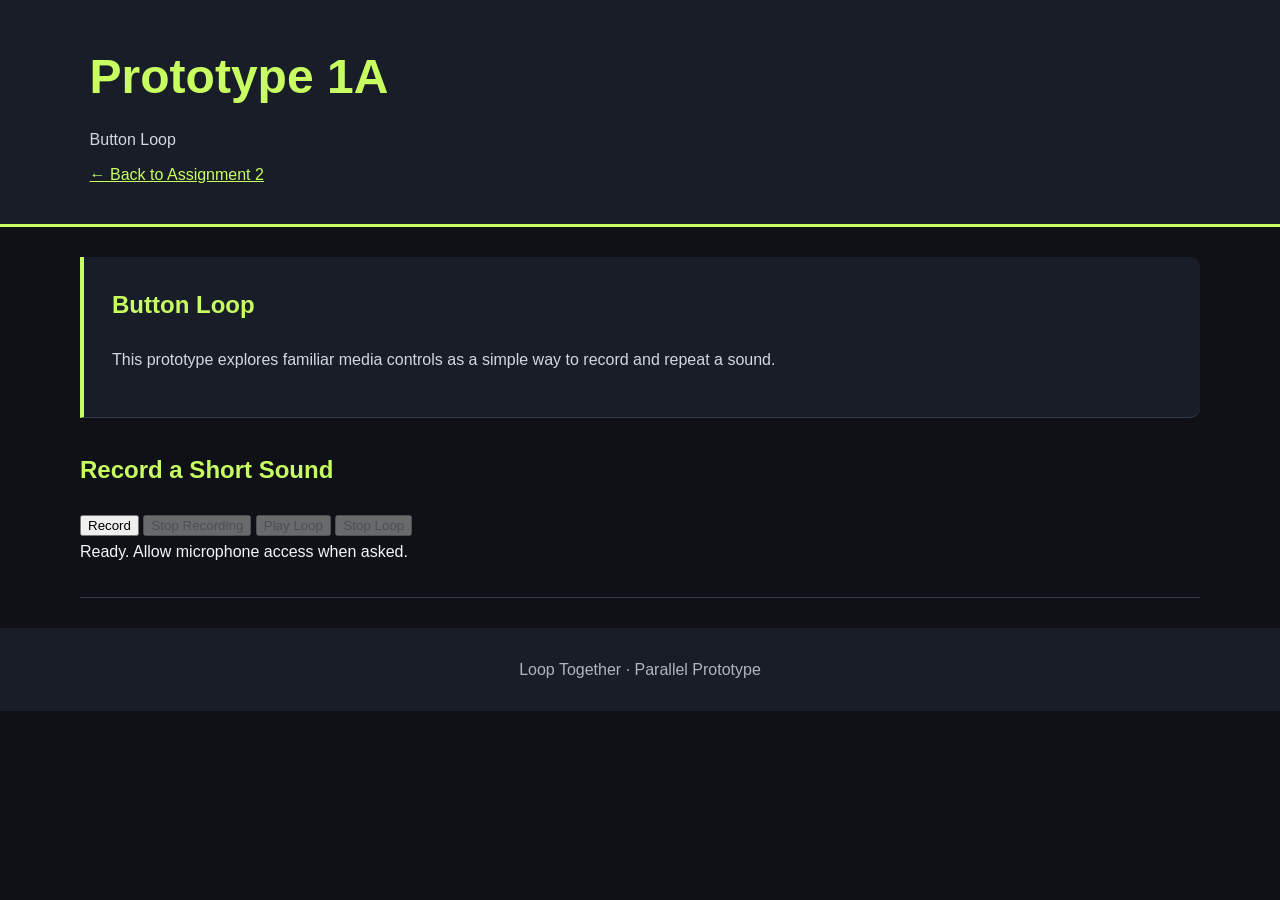
<file: index.html>
<!DOCTYPE html>
<html lang="en">
<head>
  <meta charset="UTF-8">

  <meta
    name="viewport"
    content="width=device-width, initial-scale=1.0"
  >

  <title>Prototype 1A – Button Loop</title>

  <link rel="stylesheet" href="style.css">

  <!-- defer makes JavaScript wait until HTML has loaded. -->
  <script src="./script.js" defer></script>
</head>

<body>
  <header>
    <h1>Prototype 1A</h1>
    <p>Button Loop</p>

   <a href="https://bennywangsihao.github.io/asignment_2_prototype/assignment2.html">
  ← Back to Assignment 2
  </a>
    </nav>
  </header>

  <main>
    <section class="intro">
      <h2>Button Loop</h2>

      <p>
        This prototype explores familiar media controls as a
        simple way to record and repeat a sound.
      </p>
    </section>

    <section>
      <div class="prototype-stage">
        <h2>Record a Short Sound</h2>

        <div class="controls">
          <button
            id="recordBtn"
            type="button"
          >
            Record
          </button>

          <button
            id="stopRecordBtn"
            class="secondary"
            type="button"
            disabled
          >
            Stop Recording
          </button>

          <button
            id="playBtn"
            type="button"
            disabled
          >
            Play Loop
          </button>

          <button
            id="stopBtn"
            class="secondary"
            type="button"
            disabled
          >
            Stop Loop
          </button>
        </div>

        <div
          id="status"
          class="status"
          role="status"
          aria-live="polite"
        >
          Ready. Allow microphone access when asked.
        </div>
      </div>
    </section>
  </main>

  <footer>
    Loop Together · Parallel Prototype
  </footer>
</body>
</html>
</file>
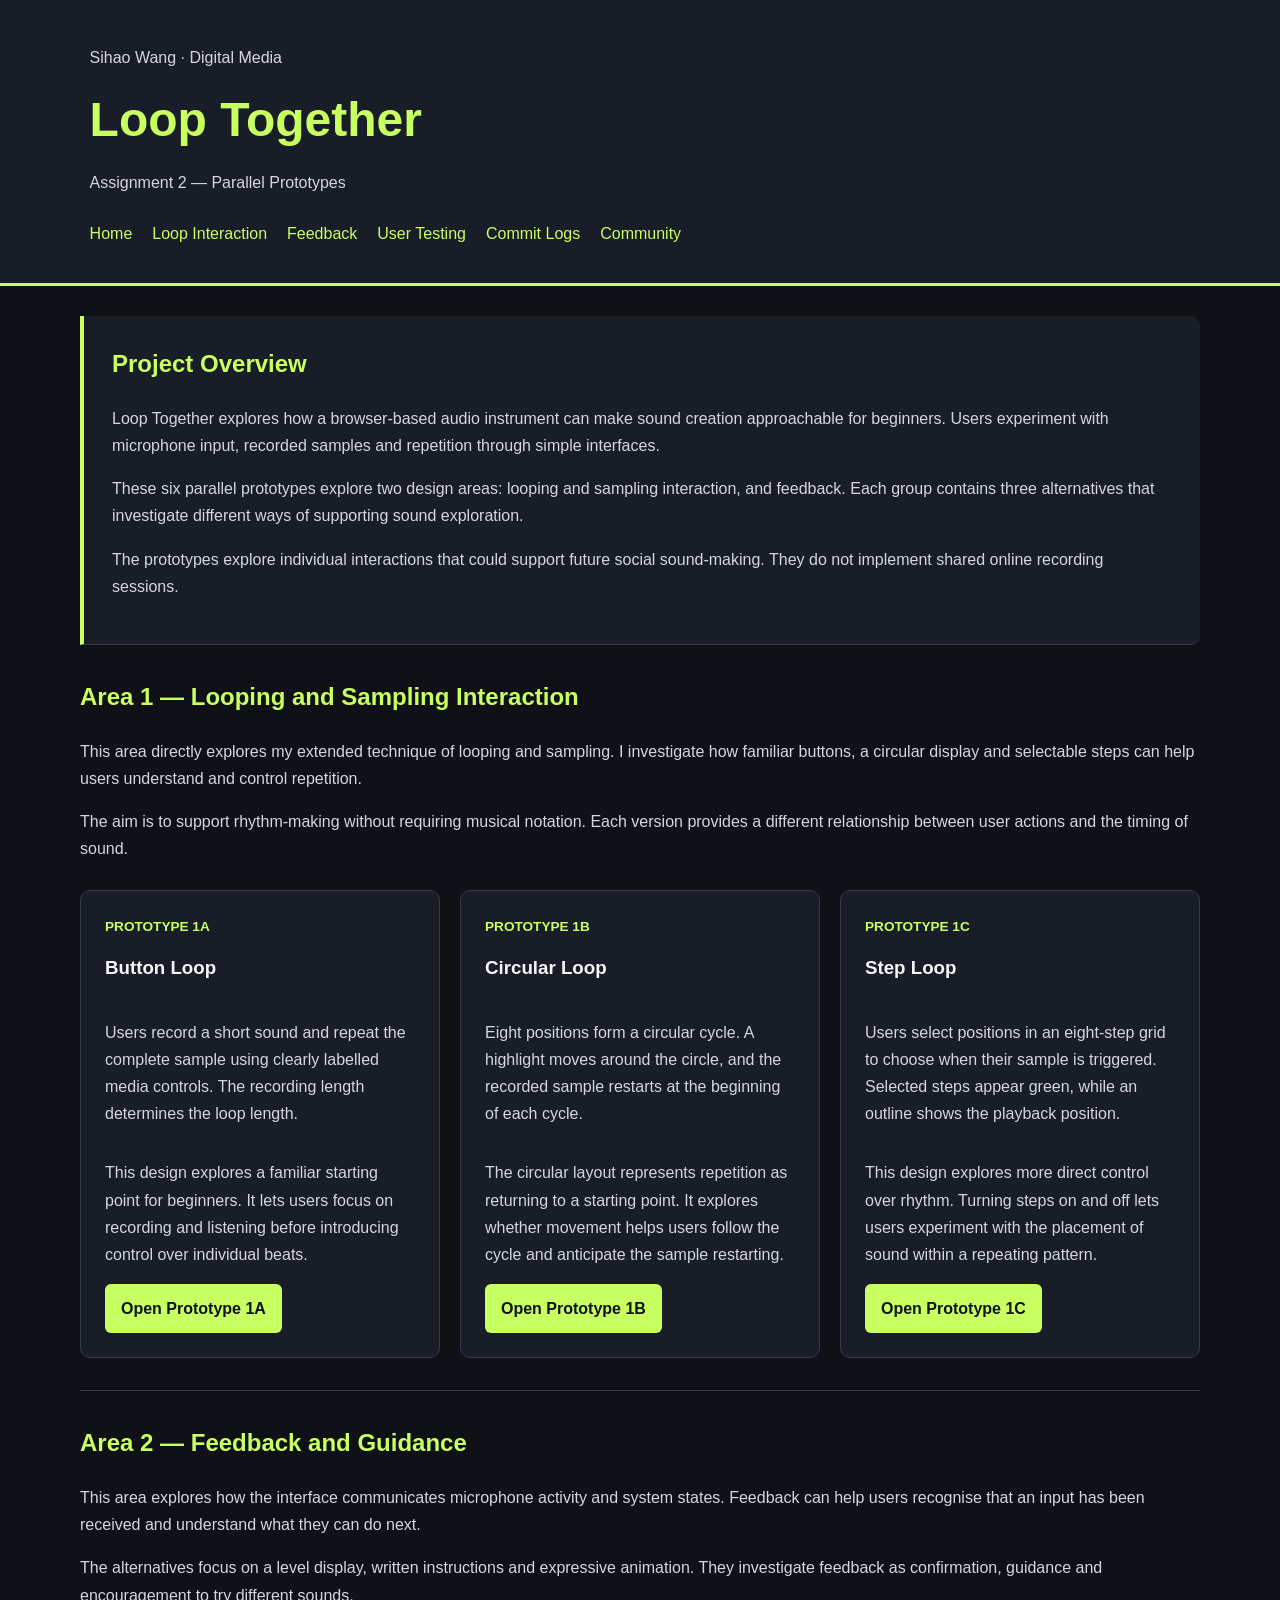
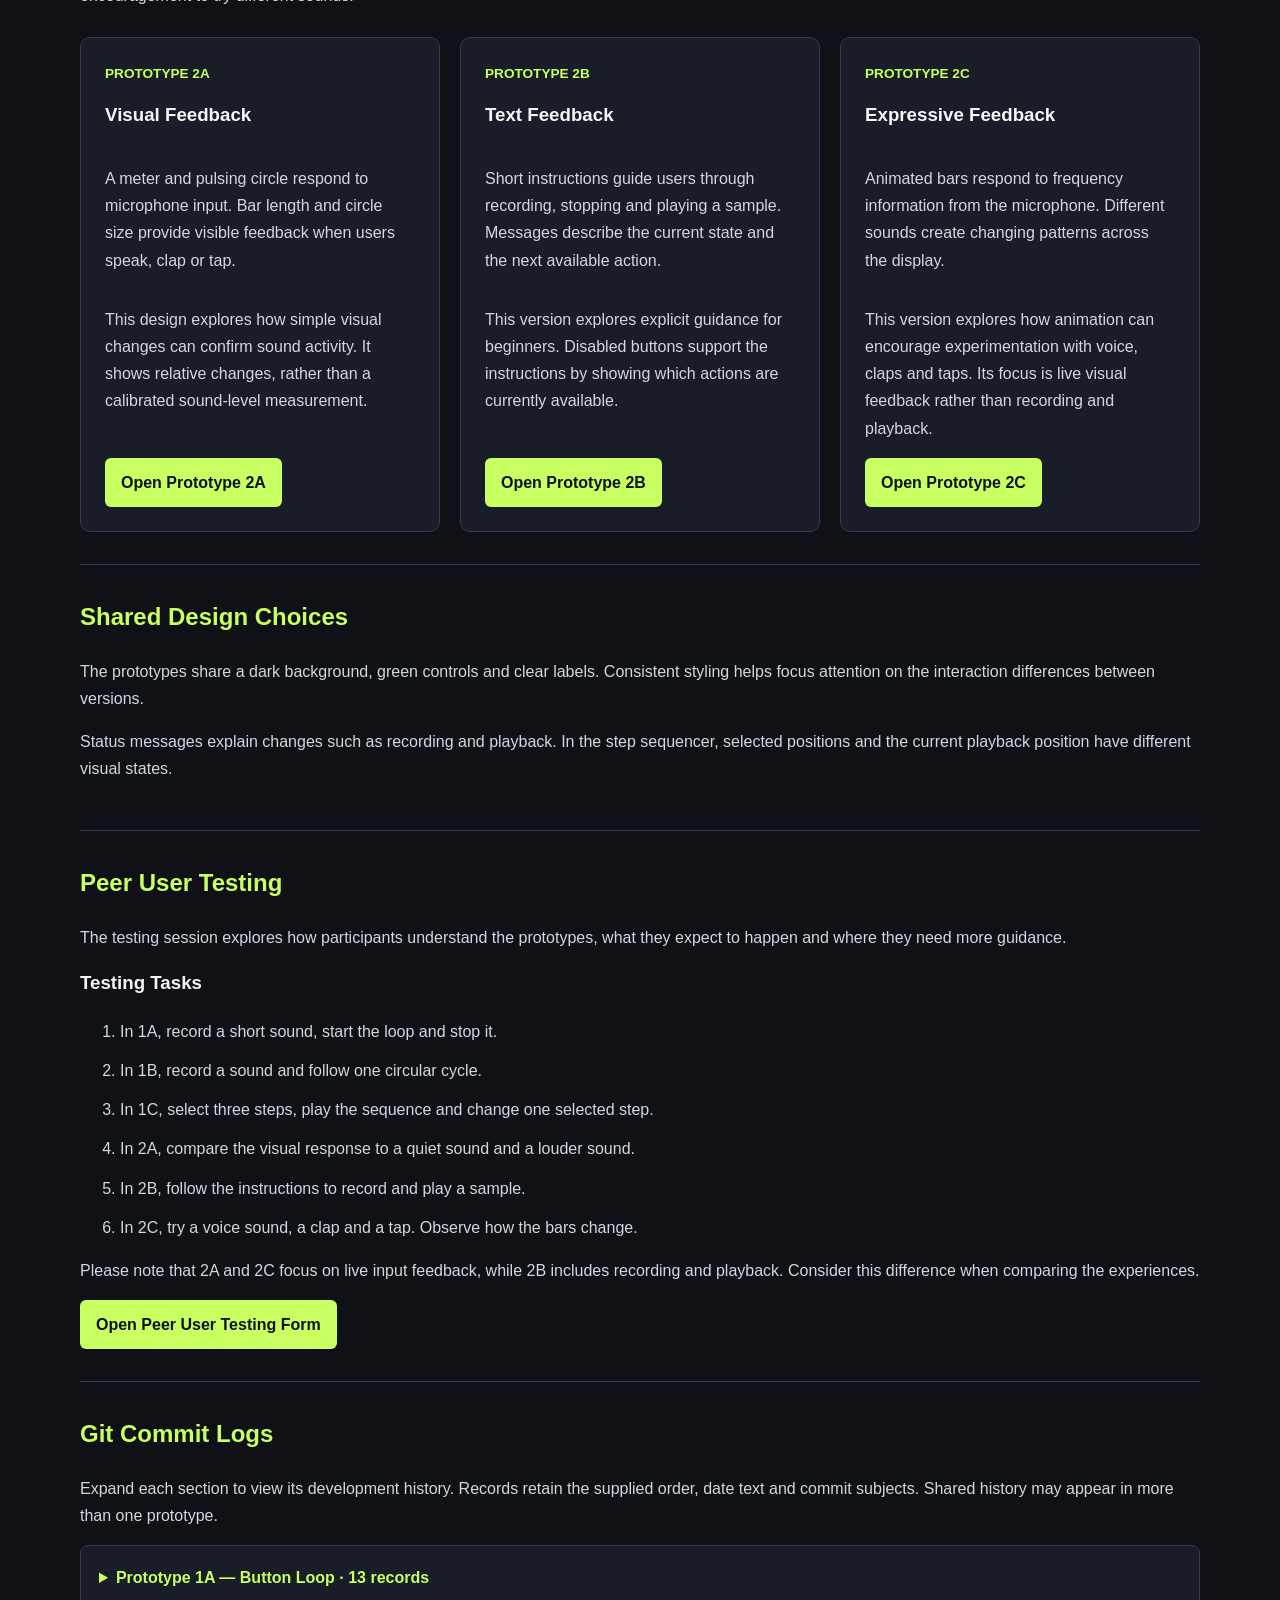
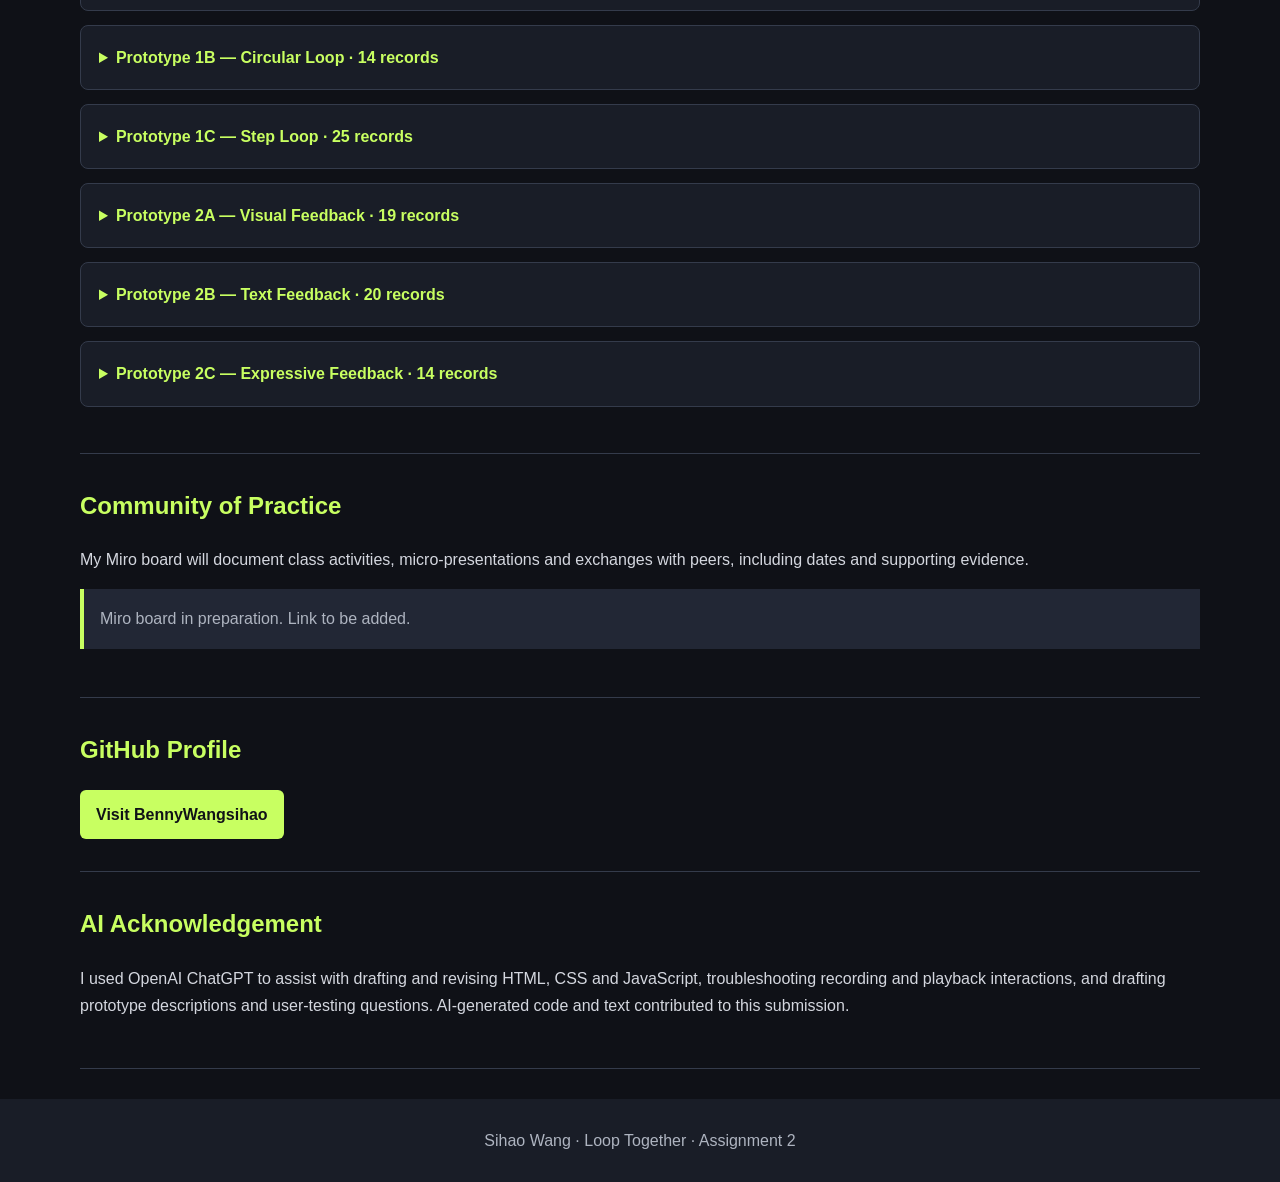
<file: asignment2.html>
<!DOCTYPE html>
<html lang="en">
<head>
  <meta charset="UTF-8">
  <meta name="viewport" content="width=device-width, initial-scale=1.0">
  <title>Assignment 2 — Loop Together</title>
  <link rel="stylesheet" href="style.css">
</head>

<body>
  <header>
    <p>Sihao Wang · Digital Media</p>
    <h1>Loop Together</h1>
    <p>Assignment 2 — Parallel Prototypes</p>

    <nav>
      <a href="index.html">Home</a>
      <a href="#interaction">Loop Interaction</a>
      <a href="#feedback">Feedback</a>
      <a href="#testing">User Testing</a>
      <a href="#commit-logs">Commit Logs</a>
      <a href="#community">Community</a>
    </nav>
  </header>

  <main>
    <section class="intro">
      <h2>Project Overview</h2>

      <p>
        Loop Together explores how a browser-based audio instrument
        can make sound creation approachable for beginners.
        Users experiment with microphone input, recorded samples
        and repetition through simple interfaces.
      </p>

      <p>
        These six parallel prototypes explore two design areas:
        looping and sampling interaction, and feedback.
        Each group contains three alternatives that investigate
        different ways of supporting sound exploration.
      </p>

      <p>
        The prototypes explore individual interactions that could
        support future social sound-making. They do not implement
        shared online recording sessions.
      </p>
    </section>

    <section id="interaction">
      <h2>Area 1 — Looping and Sampling Interaction</h2>

      <p>
        This area directly explores my extended technique of
        looping and sampling. I investigate how familiar buttons,
        a circular display and selectable steps can help users
        understand and control repetition.
      </p>

      <p>
        The aim is to support rhythm-making without requiring
        musical notation. Each version provides a different
        relationship between user actions and the timing of sound.
      </p>

      <div class="prototype-grid">
        <article class="prototype-card">
          <p class="label">PROTOTYPE 1A</p>
          <h3>Button Loop</h3>

          <p>
            Users record a short sound and repeat the complete
            sample using clearly labelled media controls.
            The recording length determines the loop length.
          </p>

          <p>
            This design explores a familiar starting point for
            beginners. It lets users focus on recording and
            listening before introducing control over individual beats.
          </p>

          <a class="button"
             href="https://benny-loop-1a.github.io/asignment_2_prototype1a/"
             target="_blank" rel="noopener noreferrer">
            Open Prototype 1A
          </a>
        </article>

        <article class="prototype-card">
          <p class="label">PROTOTYPE 1B</p>
          <h3>Circular Loop</h3>

          <p>
            Eight positions form a circular cycle. A highlight
            moves around the circle, and the recorded sample
            restarts at the beginning of each cycle.
          </p>

          <p>
            The circular layout represents repetition as returning
            to a starting point. It explores whether movement helps
            users follow the cycle and anticipate the sample restarting.
          </p>

          <a class="button"
             href="https://benny-loop-1b.github.io/asignment_2_prototype1b/"
             target="_blank" rel="noopener noreferrer">
            Open Prototype 1B
          </a>
        </article>

        <article class="prototype-card">
          <p class="label">PROTOTYPE 1C</p>
          <h3>Step Loop</h3>

          <p>
            Users select positions in an eight-step grid to choose
            when their sample is triggered. Selected steps appear
            green, while an outline shows the playback position.
          </p>

          <p>
            This design explores more direct control over rhythm.
            Turning steps on and off lets users experiment with
            the placement of sound within a repeating pattern.
          </p>

          <a class="button"
             href="https://benny-loop-1c.github.io/asignment_2_prototype1c/"
             target="_blank" rel="noopener noreferrer">
            Open Prototype 1C
          </a>
        </article>
      </div>
    </section>

    <section id="feedback">
      <h2>Area 2 — Feedback and Guidance</h2>

      <p>
        This area explores how the interface communicates
        microphone activity and system states. Feedback can help
        users recognise that an input has been received and
        understand what they can do next.
      </p>

      <p>
        The alternatives focus on a level display, written
        instructions and expressive animation. They investigate
        feedback as confirmation, guidance and encouragement
        to try different sounds.
      </p>

      <div class="prototype-grid">
        <article class="prototype-card">
          <p class="label">PROTOTYPE 2A</p>
          <h3>Visual Feedback</h3>

          <p>
            A meter and pulsing circle respond to microphone input.
            Bar length and circle size provide visible feedback
            when users speak, clap or tap.
          </p>

          <p>
            This design explores how simple visual changes can
            confirm sound activity. It shows relative changes,
            rather than a calibrated sound-level measurement.
          </p>

          <a class="button"
             href="https://benny-loop-2a.github.io/asignment_2_prototype2a/"
             target="_blank" rel="noopener noreferrer">
            Open Prototype 2A
          </a>
        </article>

        <article class="prototype-card">
          <p class="label">PROTOTYPE 2B</p>
          <h3>Text Feedback</h3>

          <p>
            Short instructions guide users through recording,
            stopping and playing a sample. Messages describe
            the current state and the next available action.
          </p>

          <p>
            This version explores explicit guidance for beginners.
            Disabled buttons support the instructions by showing
            which actions are currently available.
          </p>

          <a class="button"
             href="https://benny-loop-2b.github.io/asignment_2_prototype2b/"
             target="_blank" rel="noopener noreferrer">
            Open Prototype 2B
          </a>
        </article>

        <article class="prototype-card">
          <p class="label">PROTOTYPE 2C</p>
          <h3>Expressive Feedback</h3>

          <p>
            Animated bars respond to frequency information from
            the microphone. Different sounds create changing
            patterns across the display.
          </p>

          <p>
            This version explores how animation can encourage
            experimentation with voice, claps and taps.
            Its focus is live visual feedback rather than
            recording and playback.
          </p>

          <a class="button"
             href="https://benny-loop-2c.github.io/asignment_2_prototype2c/"
             target="_blank" rel="noopener noreferrer">
            Open Prototype 2C
          </a>
        </article>
      </div>
    </section>

    <section>
      <h2>Shared Design Choices</h2>

      <p>
        The prototypes share a dark background, green controls
        and clear labels. Consistent styling helps focus attention
        on the interaction differences between versions.
      </p>

      <p>
        Status messages explain changes such as recording and
        playback. In the step sequencer, selected positions and
        the current playback position have different visual states.
      </p>
    </section>

    <section id="testing">
      <h2>Peer User Testing</h2>

      <p>
        The testing session explores how participants understand
        the prototypes, what they expect to happen and where
        they need more guidance.
      </p>

      <h3>Testing Tasks</h3>

      <ol>
        <li>
          In 1A, record a short sound, start the loop and stop it.
        </li>
        <li>
          In 1B, record a sound and follow one circular cycle.
        </li>
        <li>
          In 1C, select three steps, play the sequence and change
          one selected step.
        </li>
        <li>
          In 2A, compare the visual response to a quiet sound
          and a louder sound.
        </li>
        <li>
          In 2B, follow the instructions to record and play a sample.
        </li>
        <li>
          In 2C, try a voice sound, a clap and a tap.
          Observe how the bars change.
        </li>
      </ol>

      <p>
        Please note that 2A and 2C focus on live input feedback,
        while 2B includes recording and playback.
        Consider this difference when comparing the experiences.
      </p>

      <a class="button"
         href="https://forms.cloud.microsoft/Pages/ResponsePage.aspx?id=cTYy0b7NF0S01L2yS1ExazBG9IcezXdNhAzs5-oLuZBUMlE4NkZYV0JXNEtFWlhSRVRFNFVaVUFVSi4u"
         target="_blank" rel="noopener noreferrer">
        Open Peer User Testing Form
      </a>
    </section>

    <section id="commit-logs">
      <h2>Git Commit Logs</h2>

      <p>
        Expand each section to view its development history.
        Records retain the supplied order, date text and commit
        subjects. Shared history may appear in more than one prototype.
      </p>

      <div id="log-tables"></div>

      <noscript>
        Enable JavaScript to display the commit tables.
      </noscript>
    </section>

    <section id="community">
      <h2>Community of Practice</h2>

      <p>
        My Miro board will document class activities,
        micro-presentations and exchanges with peers,
        including dates and supporting evidence.
      </p>

      <p class="note">Miro board in preparation. Link to be added.</p>

      <!-- Replace the note above with your actual Miro link:
      <a class="button" href="PASTE_MIRO_LINK_HERE"
         target="_blank" rel="noopener noreferrer">
        Open Miro Board
      </a>
      -->
    </section>

    <section>
      <h2>GitHub Profile</h2>

      <a class="button"
         href="https://github.com/BennyWangsihao"
         target="_blank" rel="noopener noreferrer">
        Visit BennyWangsihao
      </a>
    </section>

    <section>
      <h2>AI Acknowledgement</h2>

      <p>
        I used OpenAI ChatGPT to assist with drafting and revising
        HTML, CSS and JavaScript, troubleshooting recording and
        playback interactions, and drafting prototype descriptions
        and user-testing questions. AI-generated code and text
        contributed to this submission.
      </p>
    </section>
  </main>

  <footer>Sihao Wang · Loop Together · Assignment 2</footer>

  <script>
    // All supplied entries have the same author.
    const author = "BennyWangsihao";

    // Each row contains date text and subject.
    // 1B additionally preserves its supplied commit date.
    const logs = [
      {
        title: "Prototype 1A — Button Loop",
        headers: ["Author", "Author Date", "Subject", "Body"],
        rows: [
          ["2026-09-10 22:01:22", "1"],
          ["2026-09-10 22:01:09", "1"],
          ["2026-09-10 22:00:52", "1"],
          ["2026-09-10 21:52:18", "1"],
          ["2026-09-10 21:48:13", "11"],
          ["2026-09-10 21:41:15", "1"],
          ["2026-09-10 11:20:02", "1"],
          ["2026-09-10 11:15:10", "1"],
          ["2026-09-10 11:14:04", "1"],
          ["2026-09-10 11:13:26", "1"],
          ["2026-09-10 11:04:31", "1"],
          ["2026-09-10 11:03:46", "1"],
          ["2026-09-10 21:01:41", "Initial commit"]
        ]
      },
      {
        title: "Prototype 1B — Circular Loop",
        headers: ["Author", "Author Date", "Commit Date", "Subject"],
        rows: [
          ["2026-09-10 21:01:41", "2026-09-10 21:01:41", "Initial commit"],
          ["2026-09-10 11:03:46", "2026-09-10 11:03:46", "1"],
          ["2026-09-10 11:04:31", "2026-09-10 11:04:31", "1"],
          ["2026-09-10 11:13:26", "2026-09-10 11:13:26", "1"],
          ["2026-09-10 11:14:04", "2026-09-10 11:14:04", "1"],
          ["2026-09-10 11:15:10", "2026-09-10 11:15:10", "1"],
          ["2026-09-10 11:20:02", "2026-09-10 11:20:02", "1"],
          ["2026-09-10 21:41:15", "2026-09-10 21:41:15", "1"],
          ["2026-09-10 21:48:13", "2026-09-10 21:48:13", "11"],
          ["2026-09-10 21:52:18", "2026-09-10 21:52:18", "1"],
          ["2026-09-10 22:27:54", "2026-09-10 22:27:54", "create record and stop button of sound"],
          ["2026-09-10 22:29:53", "2026-09-10 22:29:53", "finish the js about the record and stop button also the circle play"],
          ["2026-09-10 23:06:49", "2026-09-10 23:06:49", "finish the work"],
          ["2026-09-10 23:30:12", "2026-09-10 23:30:12", "1"]
        ]
      },
      {
        title: "Prototype 1C — Step Loop",
        headers: ["Author", "Author Date", "Subject", "Body"],
        rows: [
          ["Tue Sep 15 17:21:56 2026 +1000", "Update index.html"],
          ["Mon Sep 14 22:35:29 2026 +1000", "ask ai to fix the fold"],
          ["Mon Sep 14 21:58:38 2026 +1000", "fix the js"],
          ["Mon Sep 14 21:09:22 2026 +1000", "1"],
          ["Mon Sep 14 20:36:26 2026 +1000", "add the same css"],
          ["Fri Sep 11 01:18:53 2026 +1000", "1"],
          ["Fri Sep 11 01:17:44 2026 +1000", "copy the record and stop"],
          ["Fri Sep 11 01:17:06 2026 +1000", "1"],
          ["Fri Sep 11 01:15:37 2026 +1000", "add cube and change the way to make people record"],
          ["Fri Sep 11 01:14:53 2026 +1000", "write the text and the button simaiar as before"],
          ["Fri Sep 11 00:21:21 2026 +1000", "1"],
          ["Thu Sep 10 23:30:12 2026 +1000", "1"],
          ["Thu Sep 10 23:06:49 2026 +1000", "finish the work"],
          ["Thu Sep 10 22:29:53 2026 +1000", "finish the js about the record and stop button also the circle play"],
          ["Thu Sep 10 22:27:54 2026 +1000", "create record and stop button of sound"],
          ["Thu Sep 10 21:52:18 2026 +1000", "1"],
          ["Thu Sep 10 21:48:13 2026 +1000", "11"],
          ["Thu Sep 10 21:41:15 2026 +1000", "1"],
          ["Thu Sep 10 11:20:02 2026 +0000", "1"],
          ["Thu Sep 10 11:15:10 2026 +0000", "1"],
          ["Thu Sep 10 11:14:04 2026 +0000", "1"],
          ["Thu Sep 10 11:13:26 2026 +0000", "1"],
          ["Thu Sep 10 11:04:31 2026 +0000", "1"],
          ["Thu Sep 10 11:03:46 2026 +0000", "1"],
          ["Thu Sep 10 21:01:41 2026 +1000", "Initial commit"]
        ]
      },
      {
        title: "Prototype 2A — Visual Feedback",
        headers: ["Author", "Author Date", "Subject", "Body"],
        rows: [
          ["Tue Sep 15 22:04:39 2026 +1000", "fix the css cause it do not work with the help of AI"],
          ["Tue Sep 15 22:02:10 2026 +1000", "fix the web with AI cause the css is not correct"],
          ["Tue Sep 15 21:42:39 2026 +1000", "update the css"],
          ["Mon Sep 14 21:59:47 2026 +1000", "fix the js"],
          ["Mon Sep 14 20:37:25 2026 +1000", "add the same css"],
          ["Sat Sep 12 19:43:56 2026 +1000", "1"],
          ["Sat Sep 12 19:43:19 2026 +1000", "1.js"],
          ["Sat Sep 12 19:40:06 2026 +1000", "add the word to show the microphone is off"],
          ["Sat Sep 12 19:32:05 2026 +1000", "add the button"],
          ["Sat Sep 12 19:30:54 2026 +1000", "add the same title as THe other protype"],
          ["Thu Sep 10 22:16:48 2026 +1000", "1"],
          ["Thu Sep 10 22:14:53 2026 +1000", "1"],
          ["Thu Sep 10 11:20:02 2026 +0000", "1"],
          ["Thu Sep 10 11:15:10 2026 +0000", "1"],
          ["Thu Sep 10 11:14:04 2026 +0000", "1"],
          ["Thu Sep 10 11:13:26 2026 +0000", "1"],
          ["Thu Sep 10 11:04:31 2026 +0000", "1"],
          ["Thu Sep 10 11:03:46 2026 +0000", "1"],
          ["Thu Sep 10 21:01:41 2026 +1000", "Initial commit"]
        ]
      },
      {
        title: "Prototype 2B — Text Feedback",
        headers: ["Author", "Author Date", "Subject", "Body"],
        rows: [
          ["Sat Sep 19 19:09:45 2026 +1000", "fix the problem with AI"],
          ["Sat Sep 19 15:45:06 2026 +1000", "change the css and fix the problem of js by AI"],
          ["Tue Sep 15 22:17:05 2026 +1000", "fix 2b"],
          ["Tue Sep 15 22:12:02 2026 +1000", "fix the js cause the button is not work"],
          ["Tue Sep 15 22:00:26 2026 +1000", "fix the css with AI"],
          ["Mon Sep 14 22:00:44 2026 +1000", "fix the js"],
          ["Mon Sep 14 20:38:11 2026 +1000", "add the same css"],
          ["Mon Sep 14 01:26:58 2026 +1000", "1"],
          ["Mon Sep 14 01:26:08 2026 +1000", "add the button and the text"],
          ["Mon Sep 14 01:25:36 2026 +1000", "create the title"],
          ["Mon Sep 14 01:24:45 2026 +1000", "create the branch 2b"],
          ["Thu Sep 10 22:16:48 2026 +1000", "1"],
          ["Thu Sep 10 22:14:53 2026 +1000", "1"],
          ["Thu Sep 10 11:20:02 2026 +0000", "1"],
          ["Thu Sep 10 11:15:10 2026 +0000", "1"],
          ["Thu Sep 10 11:14:04 2026 +0000", "1"],
          ["Thu Sep 10 11:13:26 2026 +0000", "1"],
          ["Thu Sep 10 11:04:31 2026 +0000", "1"],
          ["Thu Sep 10 11:03:46 2026 +0000", "1"],
          ["Thu Sep 10 21:01:41 2026 +1000", "Initial commit"]
        ]
      },
      {
        title: "Prototype 2C — Expressive Feedback",
        headers: ["Author", "Author Date", "Subject", "Body"],
        rows: [
          ["Wed Sep 23 02:26:13 2026 +1000", "1"],
          ["Sat Sep 19 19:13:00 2026 +1000", "fix the problem with AI"],
          ["Mon Sep 14 22:01:46 2026 +1000", "fix the js"],
          ["Mon Sep 14 20:38:54 2026 +1000", "add the same css"],
          ["Mon Sep 14 20:31:12 2026 +1000", "something cover the 2c and refix it"],
          ["Thu Sep 10 22:16:48 2026 +1000", "1"],
          ["Thu Sep 10 22:14:53 2026 +1000", "1"],
          ["Thu Sep 10 11:20:02 2026 +0000", "1"],
          ["Thu Sep 10 11:15:10 2026 +0000", "1"],
          ["Thu Sep 10 11:14:04 2026 +0000", "1"],
          ["Thu Sep 10 11:13:26 2026 +0000", "1"],
          ["Thu Sep 10 11:04:31 2026 +0000", "1"],
          ["Thu Sep 10 11:03:46 2026 +0000", "1"],
          ["Thu Sep 10 21:01:41 2026 +1000", "Initial commit"]
        ]
      }
    ];

    const holder = document.querySelector("#log-tables");

    // Create accessible HTML tables without interpreting log text as HTML.
    logs.forEach(function (log) {
      const details = document.createElement("details");
      const summary = document.createElement("summary");

      summary.textContent =
        log.title + " · " + log.rows.length + " records";

      details.appendChild(summary);

      const wrap = document.createElement("div");
      wrap.className = "table-wrap";
      wrap.tabIndex = 0;
      wrap.setAttribute("role", "region");
      wrap.setAttribute("aria-label", log.title + " commit table");

      const table = document.createElement("table");
      const caption = document.createElement("caption");
      caption.textContent = log.title + " — Commit History";
      table.appendChild(caption);

      const thead = document.createElement("thead");
      const headerRow = document.createElement("tr");

      log.headers.forEach(function (heading) {
        const th = document.createElement("th");
        th.scope = "col";
        th.textContent = heading;
        headerRow.appendChild(th);
      });

      thead.appendChild(headerRow);
      table.appendChild(thead);

      const tbody = document.createElement("tbody");

      log.rows.forEach(function (row) {
        const tr = document.createElement("tr");

        // 1B has a commit-date column; the other logs have empty bodies.
        const cells = log.headers[2] === "Commit Date"
          ? [author, row[0], row[1], row[2]]
          : [author, row[0], row[1], ""];

        cells.forEach(function (value) {
          const td = document.createElement("td");
          td.textContent = value;
          tr.appendChild(td);
        });

        tbody.appendChild(tr);
      });

      table.appendChild(tbody);
      wrap.appendChild(table);
      details.appendChild(wrap);
      holder.appendChild(details);
    });
  </script>
</body>
</html>
</file>
<file: style.css>
* {
  box-sizing: border-box;
}

:root {
  --bg: #0f1117;
  --panel: #191d27;
  --panel-2: #222735;
  --text: #f4f5f7;
  --muted: #aeb4c0;
  --accent: #c8ff61;
  --line: #343b4b;
}

body {
  margin: 0;
  background: var(--bg);
  color: var(--text);
  font-family: Arial, Helvetica, sans-serif;
  line-height: 1.7;
}

header {
  padding: 36px 7%;
  background: var(--panel);
  border-bottom: 3px solid var(--accent);
}

header h1 {
  margin: 0;
  font-size: clamp(2rem, 5vw, 3rem);
}

header p {
  margin: 8px 0;
}

h1,
h2 {
  color: var(--accent);
}

h2,
h3 {
  margin-top: 0;
}

p,
li {
  color: #d4d7df;
}

a {
  color: var(--accent);
  overflow-wrap: anywhere;
}

nav {
  display: flex;
  flex-wrap: wrap;
  gap: 12px 20px;
  margin-top: 24px;
}

nav a {
  text-decoration: none;
}

nav a:hover {
  text-decoration: underline;
}

main {
  width: 90%;
  max-width: 1120px;
  margin: 30px auto;
}

section {
  padding: 32px 0;
  border-bottom: 1px solid var(--line);
  scroll-margin-top: 20px;
}

.intro {
  padding: 28px;
  background: var(--panel);
  border-left: 4px solid var(--accent);
  border-radius: 0 10px 10px 0;
}

/* Prototype cards */
.prototype-grid {
  display: grid;
  grid-template-columns: repeat(3, minmax(0, 1fr));
  gap: 20px;
  margin-top: 28px;
}

.prototype-card {
  display: flex;
  flex-direction: column;
  min-width: 0;
  padding: 24px;
  background: var(--panel);
  border: 1px solid var(--line);
  border-radius: 10px;
}

.prototype-card:hover {
  border-color: var(--accent);
}

.label {
  margin-top: 0;
  color: var(--accent);
  font-size: 0.85rem;
  font-weight: bold;
}

.button {
  display: inline-block;
  padding: 11px 16px;
  background: var(--accent);
  color: #101217;
  border-radius: 6px;
  font-weight: bold;
  text-align: center;
  text-decoration: none;
}

.prototype-card .button {
  margin-top: auto;
  align-self: flex-start;
}

.button:hover {
  background: #dcff9a;
}

a:focus-visible,
summary:focus-visible {
  outline: 3px solid var(--accent);
  outline-offset: 4px;
}

/* Testing instructions and unfinished sections */
li {
  margin-bottom: 12px;
}

.note {
  padding: 16px;
  background: var(--panel-2);
  border-left: 4px solid var(--accent);
  color: var(--muted);
}

/* Expandable Git commit logs */
details {
  margin: 14px 0;
  padding: 18px;
  background: var(--panel);
  border: 1px solid var(--line);
  border-radius: 8px;
  overflow-x: auto;
}

summary {
  color: var(--accent);
  font-weight: bold;
  cursor: pointer;
}

details[open] summary {
  margin-bottom: 18px;
}

table {
  width: 100%;
  border-collapse: collapse;
}

th,
td {
  padding: 12px;
  border-bottom: 1px solid var(--line);
  text-align: left;
  vertical-align: top;
  overflow-wrap: anywhere;
}

th {
  background: var(--panel-2);
  color: var(--accent);
}

td {
  color: var(--text);
}

footer {
  padding: 28px;
  background: var(--panel);
  color: var(--muted);
  text-align: center;
}

/* Tablet and mobile */
@media (max-width: 900px) {
  .prototype-grid {
    grid-template-columns: repeat(2, minmax(0, 1fr));
  }
}

@media (max-width: 600px) {
  header {
    padding: 28px 5%;
  }

  main {
    width: 92%;
  }

  .prototype-grid {
    grid-template-columns: 1fr;
  }

  .intro,
  .prototype-card {
    padding: 20px;
  }

  .prototype-card .button {
    width: 100%;
  }

  th,
  td {
    padding: 10px;
  }
}
</file>
